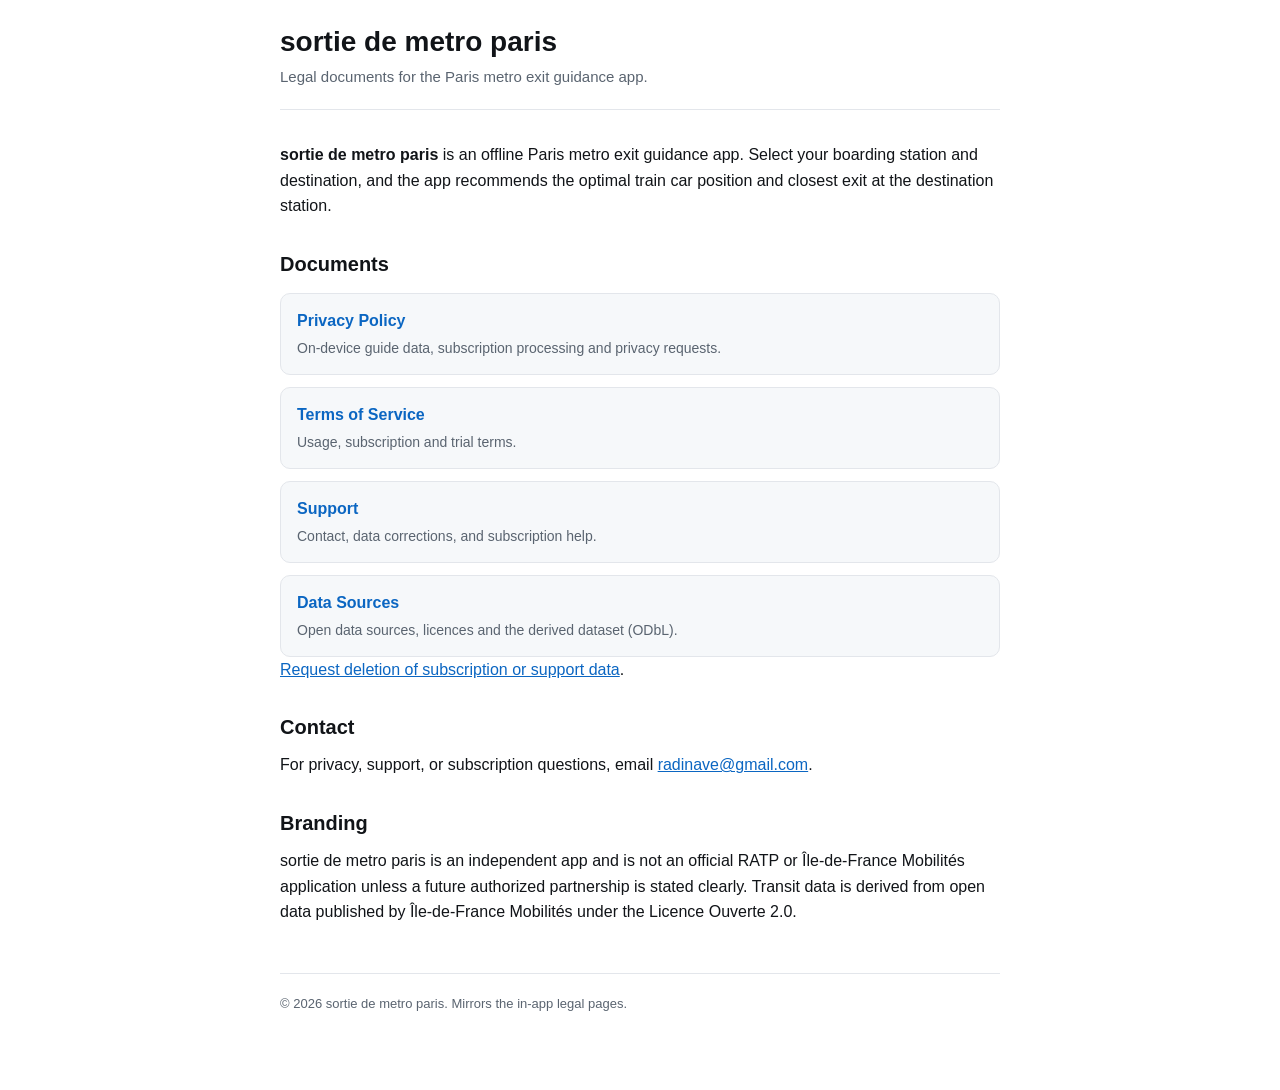
<file: index.html>
<!doctype html>
<html lang="en">
  <head>
    <meta charset="utf-8" />
    <meta name="viewport" content="width=device-width,initial-scale=1" />
    <title>sortie de metro paris — Legal</title>
    <link rel="stylesheet" href="style.css" />
  </head>
  <body>
    <main>
      <header>
        <h1>sortie de metro paris</h1>
        <p class="subtitle">Legal documents for the Paris metro exit guidance app.</p>
      </header>

      <p>
        <strong>sortie de metro paris</strong> is an offline Paris metro exit guidance app.
        Select your boarding station and destination, and the app recommends the optimal
        train car position and closest exit at the destination station.
      </p>

      <h2>Documents</h2>
      <ul class="nav">
        <li>
          <a href="privacy.html">Privacy Policy</a>
          <div class="desc">On-device guide data, subscription processing and privacy requests.</div>
        </li>
        <li>
          <a href="terms.html">Terms of Service</a>
          <div class="desc">Usage, subscription and trial terms.</div>
        </li>
        <li>
          <a href="support.html">Support</a>
          <div class="desc">Contact, data corrections, and subscription help.</div>
        </li>
        <li>
          <a href="data.html">Data Sources</a>
          <div class="desc">Open data sources, licences and the derived dataset (ODbL).</div>
        </li>
      </ul>

      <p><a href="delete-data.html">Request deletion of subscription or support data</a>.</p>

      <h2>Contact</h2>
      <p>For privacy, support, or subscription questions, email
        <a href="mailto:radinave@gmail.com">radinave@gmail.com</a>.
      </p>

      <h2>Branding</h2>
      <p>
        sortie de metro paris is an independent app and is not an official RATP or
        Île-de-France Mobilités application unless a future authorized partnership is
        stated clearly. Transit data is derived from open data published by
        Île-de-France Mobilités under the Licence Ouverte 2.0.
      </p>

      <footer>
        <p>&copy; 2026 sortie de metro paris. Mirrors the in-app legal pages.</p>
      </footer>
    </main>
  </body>
</html>
</file>
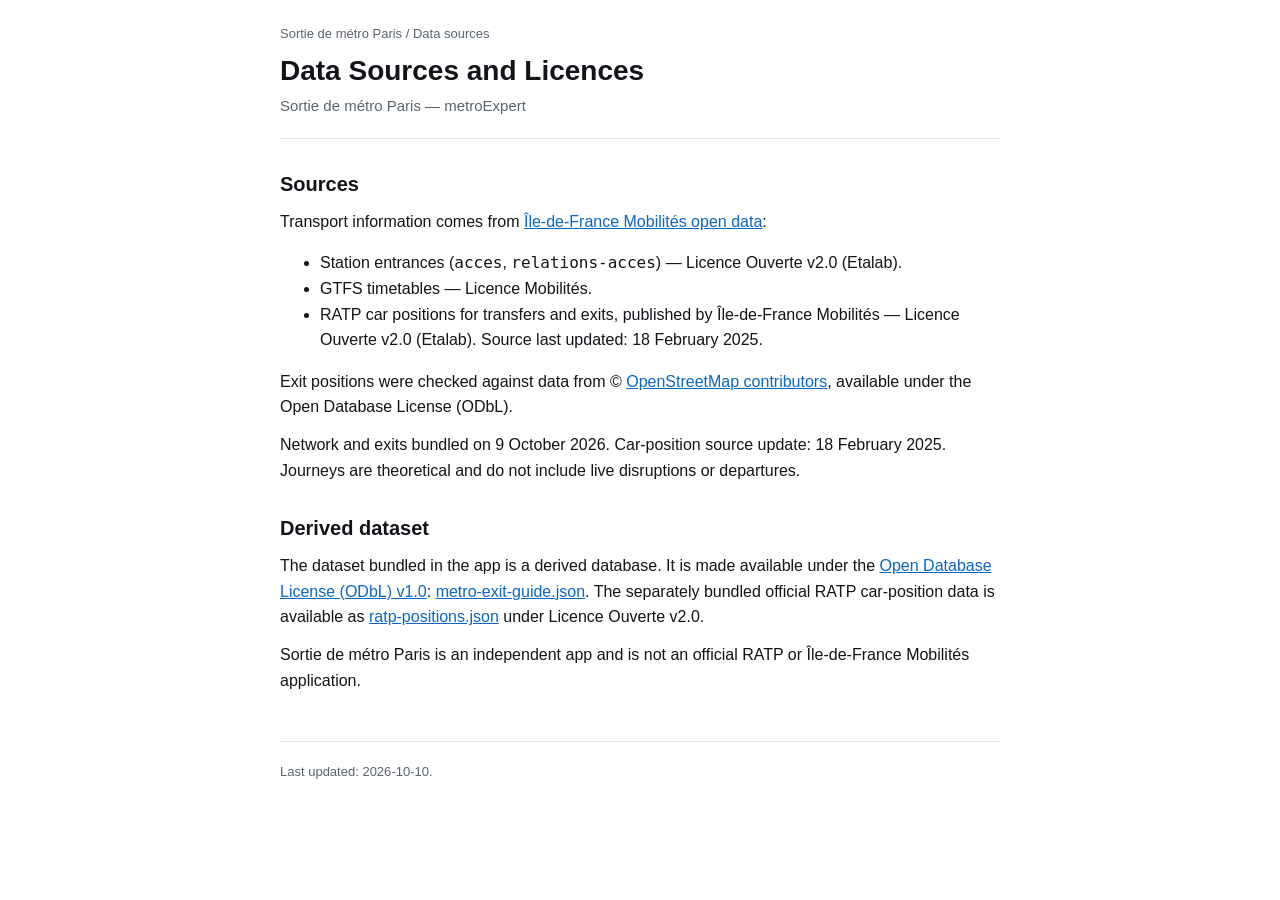
<file: data.html>
<!doctype html>
<html lang="en">
  <head>
    <meta charset="utf-8" />
    <meta name="viewport" content="width=device-width,initial-scale=1" />
    <title>Data Sources — Sortie de métro Paris</title>
    <link rel="stylesheet" href="style.css" />
  </head>
  <body>
    <main>
      <header>
        <div class="breadcrumb"><a href="index.html">Sortie de métro Paris</a> / Data sources</div>
        <h1>Data Sources and Licences</h1>
        <p class="subtitle">Sortie de métro Paris — metroExpert</p>
      </header>

      <h2>Sources</h2>
      <p>Transport information comes from <a href="https://data.iledefrance-mobilites.fr/">Île-de-France Mobilités open data</a>:</p>
      <ul>
        <li>Station entrances (<code>acces</code>, <code>relations-acces</code>) — Licence Ouverte v2.0 (Etalab).</li>
        <li>GTFS timetables — Licence Mobilités.</li>
        <li>RATP car positions for transfers and exits, published by Île-de-France Mobilités — Licence Ouverte v2.0 (Etalab). Source last updated: 18 February 2025.</li>
      </ul>
      <p>
        Exit positions were checked against data from © <a href="https://www.openstreetmap.org/copyright">OpenStreetMap contributors</a>,
        available under the Open Database License (ODbL).
      </p>
      <p>Network and exits bundled on 9 October 2026. Car-position source update: 18 February 2025. Journeys are theoretical and do not include live disruptions or departures.</p>

      <h2>Derived dataset</h2>
      <p>
        The dataset bundled in the app is a derived database. It is made available under the
        <a href="https://opendatacommons.org/licenses/odbl/1-0/">Open Database License (ODbL) v1.0</a>:
        <a href="data/metro-exit-guide.json">metro-exit-guide.json</a>. The separately bundled official RATP car-position data is available as <a href="data/ratp-positions.json">ratp-positions.json</a> under Licence Ouverte v2.0.
      </p>
      <p>
        Sortie de métro Paris is an independent app and is not an official RATP or Île-de-France Mobilités application.
      </p>

      <footer>
        <p>Last updated: 2026-10-10.</p>
      </footer>
    </main>
  </body>
</html>
</file>
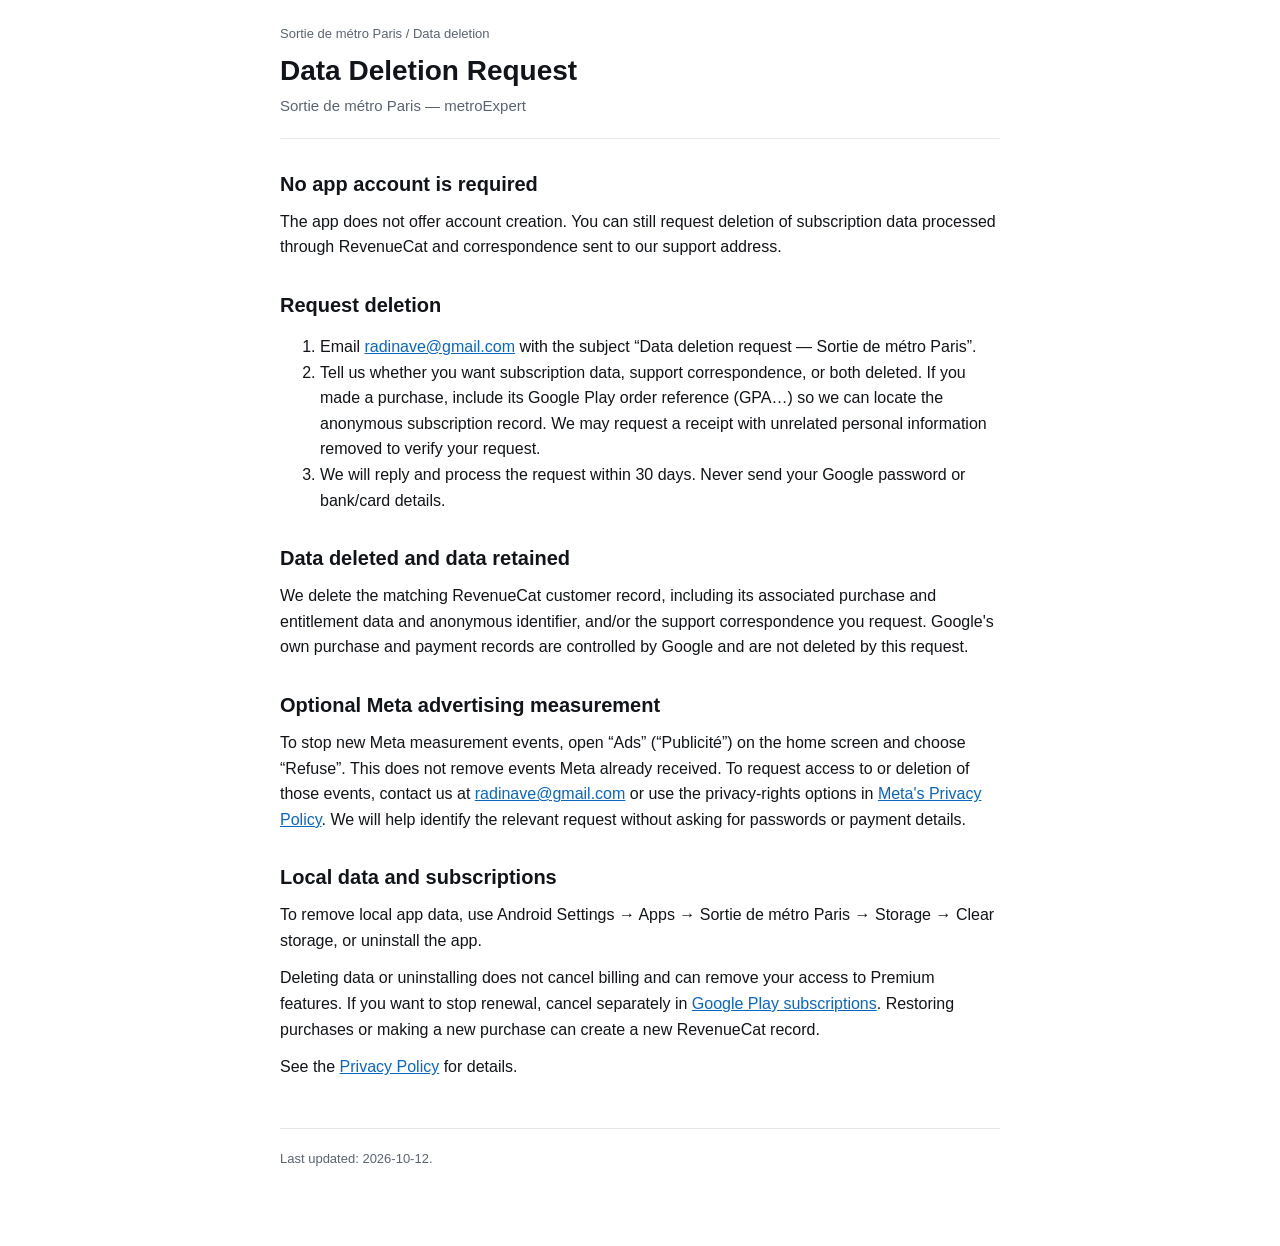
<file: delete-data.html>
<!doctype html>
<html lang="en">
  <head>
    <meta charset="utf-8" />
    <meta name="viewport" content="width=device-width,initial-scale=1" />
    <title>Data Deletion Request — Sortie de métro Paris</title>
    <link rel="stylesheet" href="style.css" />
  </head>
  <body>
    <main>
      <header>
        <div class="breadcrumb"><a href="index.html">Sortie de métro Paris</a> / Data deletion</div>
        <h1>Data Deletion Request</h1>
        <p class="subtitle">Sortie de métro Paris — metroExpert</p>
      </header>
      <h2>No app account is required</h2>
      <p>The app does not offer account creation. You can still request deletion of subscription data processed through RevenueCat and correspondence sent to our support address.</p>
      <h2>Request deletion</h2>
      <ol>
        <li>Email <a href="mailto:radinave@gmail.com?subject=Data%20deletion%20request">radinave@gmail.com</a> with the subject “Data deletion request — Sortie de métro Paris”.</li>
        <li>Tell us whether you want subscription data, support correspondence, or both deleted. If you made a purchase, include its Google Play order reference (GPA…) so we can locate the anonymous subscription record. We may request a receipt with unrelated personal information removed to verify your request.</li>
        <li>We will reply and process the request within 30 days. Never send your Google password or bank/card details.</li>
      </ol>
      <h2>Data deleted and data retained</h2>
      <p>We delete the matching RevenueCat customer record, including its associated purchase and entitlement data and anonymous identifier, and/or the support correspondence you request. Google's own purchase and payment records are controlled by Google and are not deleted by this request.</p>
      <h2>Optional Meta advertising measurement</h2>
      <p>To stop new Meta measurement events, open “Ads” (“Publicité”) on the home screen and choose “Refuse”. This does not remove events Meta already received. To request access to or deletion of those events, contact us at <a href="mailto:radinave@gmail.com">radinave@gmail.com</a> or use the privacy-rights options in <a href="https://www.facebook.com/privacy/policy/">Meta's Privacy Policy</a>. We will help identify the relevant request without asking for passwords or payment details.</p>
      <h2>Local data and subscriptions</h2>
      <p>To remove local app data, use Android Settings → Apps → Sortie de métro Paris → Storage → Clear storage, or uninstall the app.</p>
      <p>Deleting data or uninstalling does not cancel billing and can remove your access to Premium features. If you want to stop renewal, cancel separately in <a href="https://play.google.com/store/account/subscriptions">Google Play subscriptions</a>. Restoring purchases or making a new purchase can create a new RevenueCat record.</p>
      <p>See the <a href="privacy.html">Privacy Policy</a> for details.</p>
      <footer><p>Last updated: 2026-10-12.</p></footer>
    </main>
  </body>
</html>
</file>
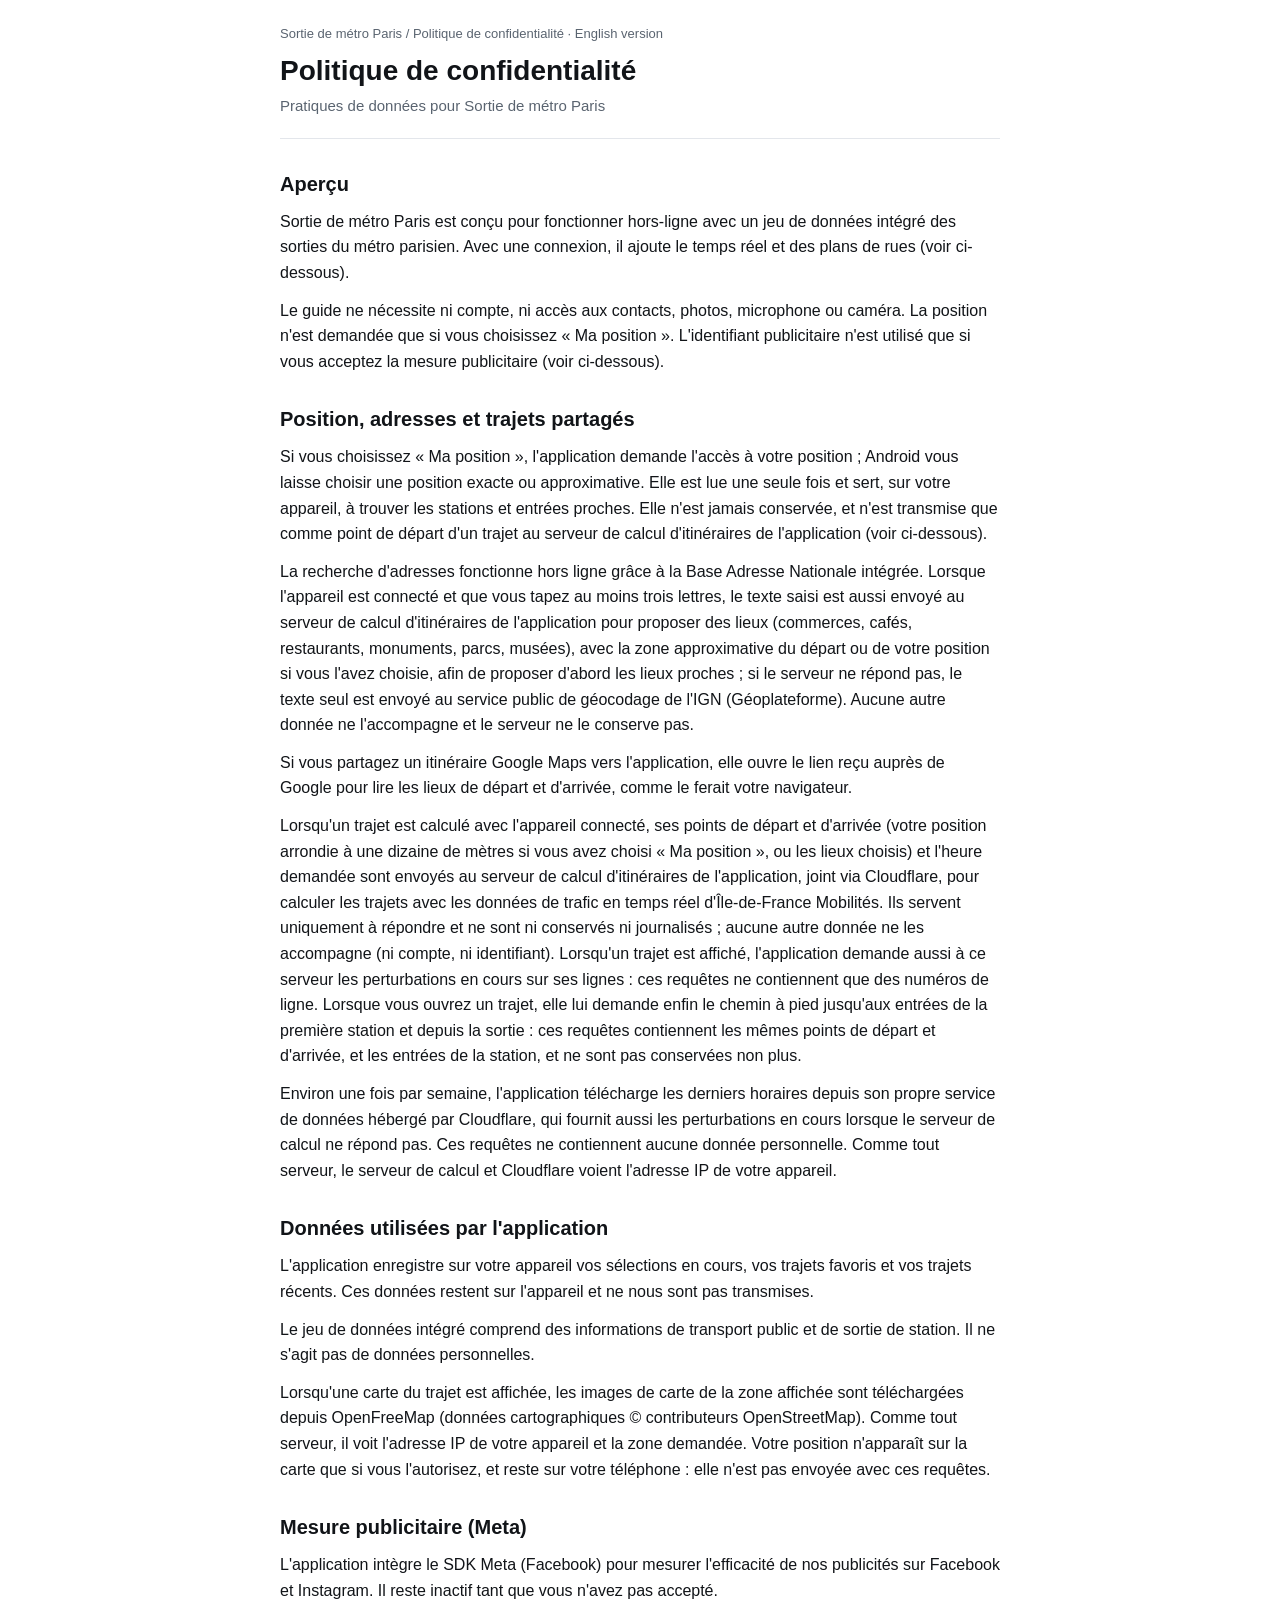
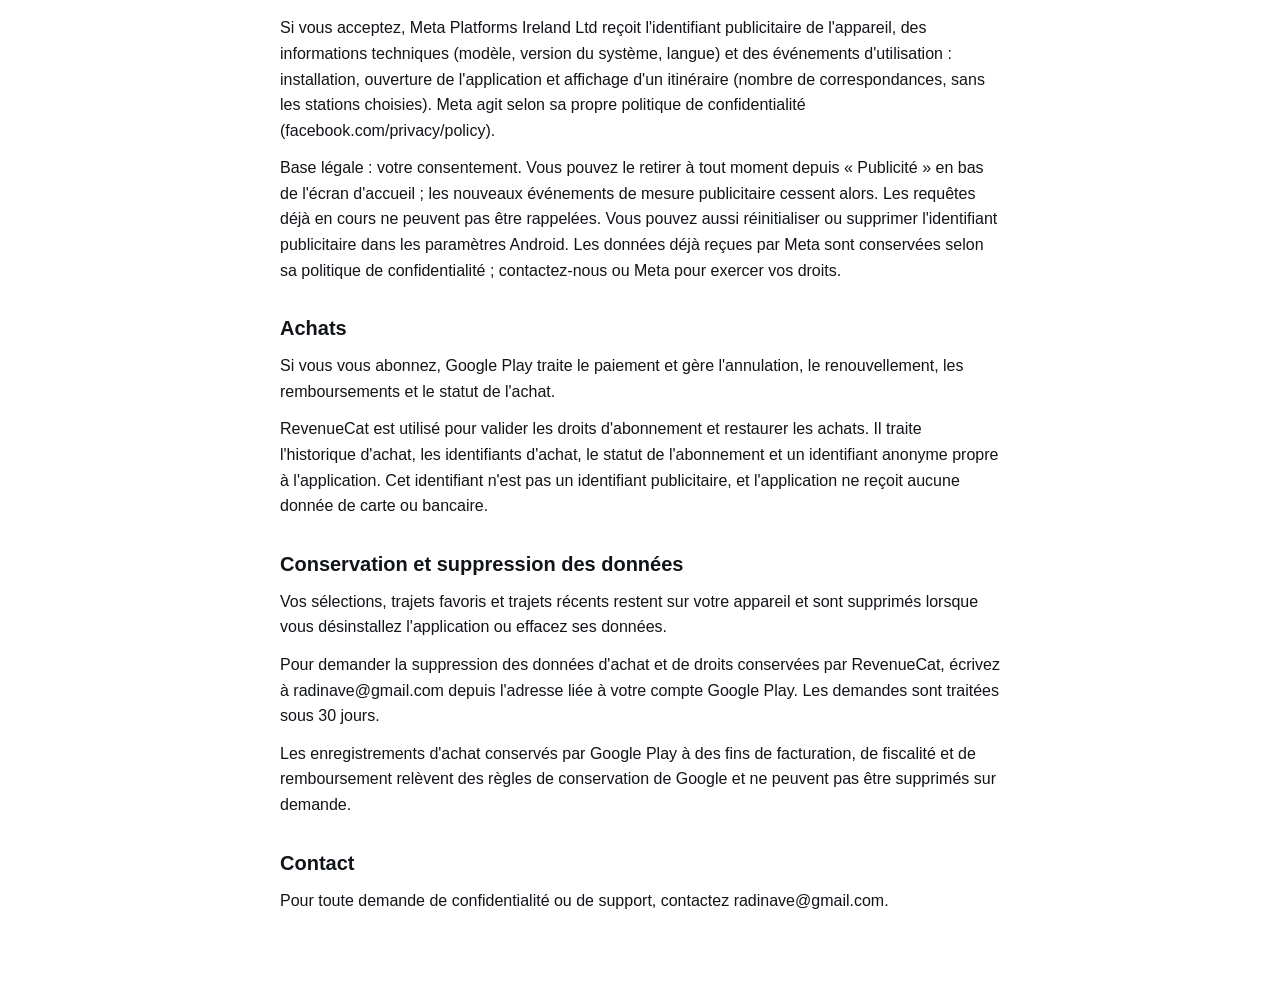
<file: privacy-fr.html>
<!doctype html>
<html lang="fr">
  <head>
    <meta charset="utf-8" />
    <meta name="viewport" content="width=device-width,initial-scale=1" />
    <title>Politique de confidentialité — Sortie de métro Paris</title>
    <link rel="stylesheet" href="style.css" />
  </head>
  <body>
    <main>
      <header>
        <div class="breadcrumb"><a href="index.html">Sortie de métro Paris</a> / Politique de confidentialité · <a href="privacy.html">English version</a></div>
        <h1>Politique de confidentialité</h1>
        <p class="subtitle">Pratiques de données pour Sortie de métro Paris</p>
      </header>

      <h2>Aperçu</h2>
      <p>Sortie de métro Paris est conçu pour fonctionner hors-ligne avec un jeu de données intégré des sorties du métro parisien. Avec une connexion, il ajoute le temps réel et des plans de rues (voir ci-dessous).</p>
      <p>Le guide ne nécessite ni compte, ni accès aux contacts, photos, microphone ou caméra. La position n'est demandée que si vous choisissez « Ma position ». L'identifiant publicitaire n'est utilisé que si vous acceptez la mesure publicitaire (voir ci-dessous).</p>

      <h2>Position, adresses et trajets partagés</h2>
      <p>Si vous choisissez « Ma position », l'application demande l'accès à votre position ; Android vous laisse choisir une position exacte ou approximative. Elle est lue une seule fois et sert, sur votre appareil, à trouver les stations et entrées proches. Elle n'est jamais conservée, et n'est transmise que comme point de départ d'un trajet au serveur de calcul d'itinéraires de l'application (voir ci-dessous).</p>
      <p>La recherche d'adresses fonctionne hors ligne grâce à la Base Adresse Nationale intégrée. Lorsque l'appareil est connecté et que vous tapez au moins trois lettres, le texte saisi est aussi envoyé au serveur de calcul d'itinéraires de l'application pour proposer des lieux (commerces, cafés, restaurants, monuments, parcs, musées), avec la zone approximative du départ ou de votre position si vous l'avez choisie, afin de proposer d'abord les lieux proches ; si le serveur ne répond pas, le texte seul est envoyé au service public de géocodage de l'IGN (Géoplateforme). Aucune autre donnée ne l'accompagne et le serveur ne le conserve pas.</p>
      <p>Si vous partagez un itinéraire Google Maps vers l'application, elle ouvre le lien reçu auprès de Google pour lire les lieux de départ et d'arrivée, comme le ferait votre navigateur.</p>
      <p>Lorsqu'un trajet est calculé avec l'appareil connecté, ses points de départ et d'arrivée (votre position arrondie à une dizaine de mètres si vous avez choisi « Ma position », ou les lieux choisis) et l'heure demandée sont envoyés au serveur de calcul d'itinéraires de l'application, joint via Cloudflare, pour calculer les trajets avec les données de trafic en temps réel d'Île-de-France Mobilités. Ils servent uniquement à répondre et ne sont ni conservés ni journalisés ; aucune autre donnée ne les accompagne (ni compte, ni identifiant). Lorsqu'un trajet est affiché, l'application demande aussi à ce serveur les perturbations en cours sur ses lignes : ces requêtes ne contiennent que des numéros de ligne. Lorsque vous ouvrez un trajet, elle lui demande enfin le chemin à pied jusqu'aux entrées de la première station et depuis la sortie : ces requêtes contiennent les mêmes points de départ et d'arrivée, et les entrées de la station, et ne sont pas conservées non plus.</p>
      <p>Environ une fois par semaine, l'application télécharge les derniers horaires depuis son propre service de données hébergé par Cloudflare, qui fournit aussi les perturbations en cours lorsque le serveur de calcul ne répond pas. Ces requêtes ne contiennent aucune donnée personnelle. Comme tout serveur, le serveur de calcul et Cloudflare voient l'adresse IP de votre appareil.</p>

      <h2>Données utilisées par l'application</h2>
      <p>L'application enregistre sur votre appareil vos sélections en cours, vos trajets favoris et vos trajets récents. Ces données restent sur l'appareil et ne nous sont pas transmises.</p>
      <p>Le jeu de données intégré comprend des informations de transport public et de sortie de station. Il ne s'agit pas de données personnelles.</p>
      <p>Lorsqu'une carte du trajet est affichée, les images de carte de la zone affichée sont téléchargées depuis OpenFreeMap (données cartographiques © contributeurs OpenStreetMap). Comme tout serveur, il voit l'adresse IP de votre appareil et la zone demandée. Votre position n'apparaît sur la carte que si vous l'autorisez, et reste sur votre téléphone : elle n'est pas envoyée avec ces requêtes.</p>

      <h2>Mesure publicitaire (Meta)</h2>
      <p>L'application intègre le SDK Meta (Facebook) pour mesurer l'efficacité de nos publicités sur Facebook et Instagram. Il reste inactif tant que vous n'avez pas accepté.</p>
      <p>Si vous acceptez, Meta Platforms Ireland Ltd reçoit l'identifiant publicitaire de l'appareil, des informations techniques (modèle, version du système, langue) et des événements d'utilisation : installation, ouverture de l'application et affichage d'un itinéraire (nombre de correspondances, sans les stations choisies). Meta agit selon sa propre politique de confidentialité (facebook.com/privacy/policy).</p>
      <p>Base légale : votre consentement. Vous pouvez le retirer à tout moment depuis « Publicité » en bas de l'écran d'accueil ; les nouveaux événements de mesure publicitaire cessent alors. Les requêtes déjà en cours ne peuvent pas être rappelées. Vous pouvez aussi réinitialiser ou supprimer l'identifiant publicitaire dans les paramètres Android. Les données déjà reçues par Meta sont conservées selon sa politique de confidentialité ; contactez-nous ou Meta pour exercer vos droits.</p>

      <h2>Achats</h2>
      <p>Si vous vous abonnez, Google Play traite le paiement et gère l'annulation, le renouvellement, les remboursements et le statut de l'achat.</p>
      <p>RevenueCat est utilisé pour valider les droits d'abonnement et restaurer les achats. Il traite l'historique d'achat, les identifiants d'achat, le statut de l'abonnement et un identifiant anonyme propre à l'application. Cet identifiant n'est pas un identifiant publicitaire, et l'application ne reçoit aucune donnée de carte ou bancaire.</p>

      <h2>Conservation et suppression des données</h2>
      <p>Vos sélections, trajets favoris et trajets récents restent sur votre appareil et sont supprimés lorsque vous désinstallez l'application ou effacez ses données.</p>
      <p>Pour demander la suppression des données d'achat et de droits conservées par RevenueCat, écrivez à radinave@gmail.com depuis l'adresse liée à votre compte Google Play. Les demandes sont traitées sous 30 jours.</p>
      <p>Les enregistrements d'achat conservés par Google Play à des fins de facturation, de fiscalité et de remboursement relèvent des règles de conservation de Google et ne peuvent pas être supprimés sur demande.</p>

      <h2>Contact</h2>
      <p>Pour toute demande de confidentialité ou de support, contactez radinave@gmail.com.</p>
    </main>
  </body>
</html>
</file>
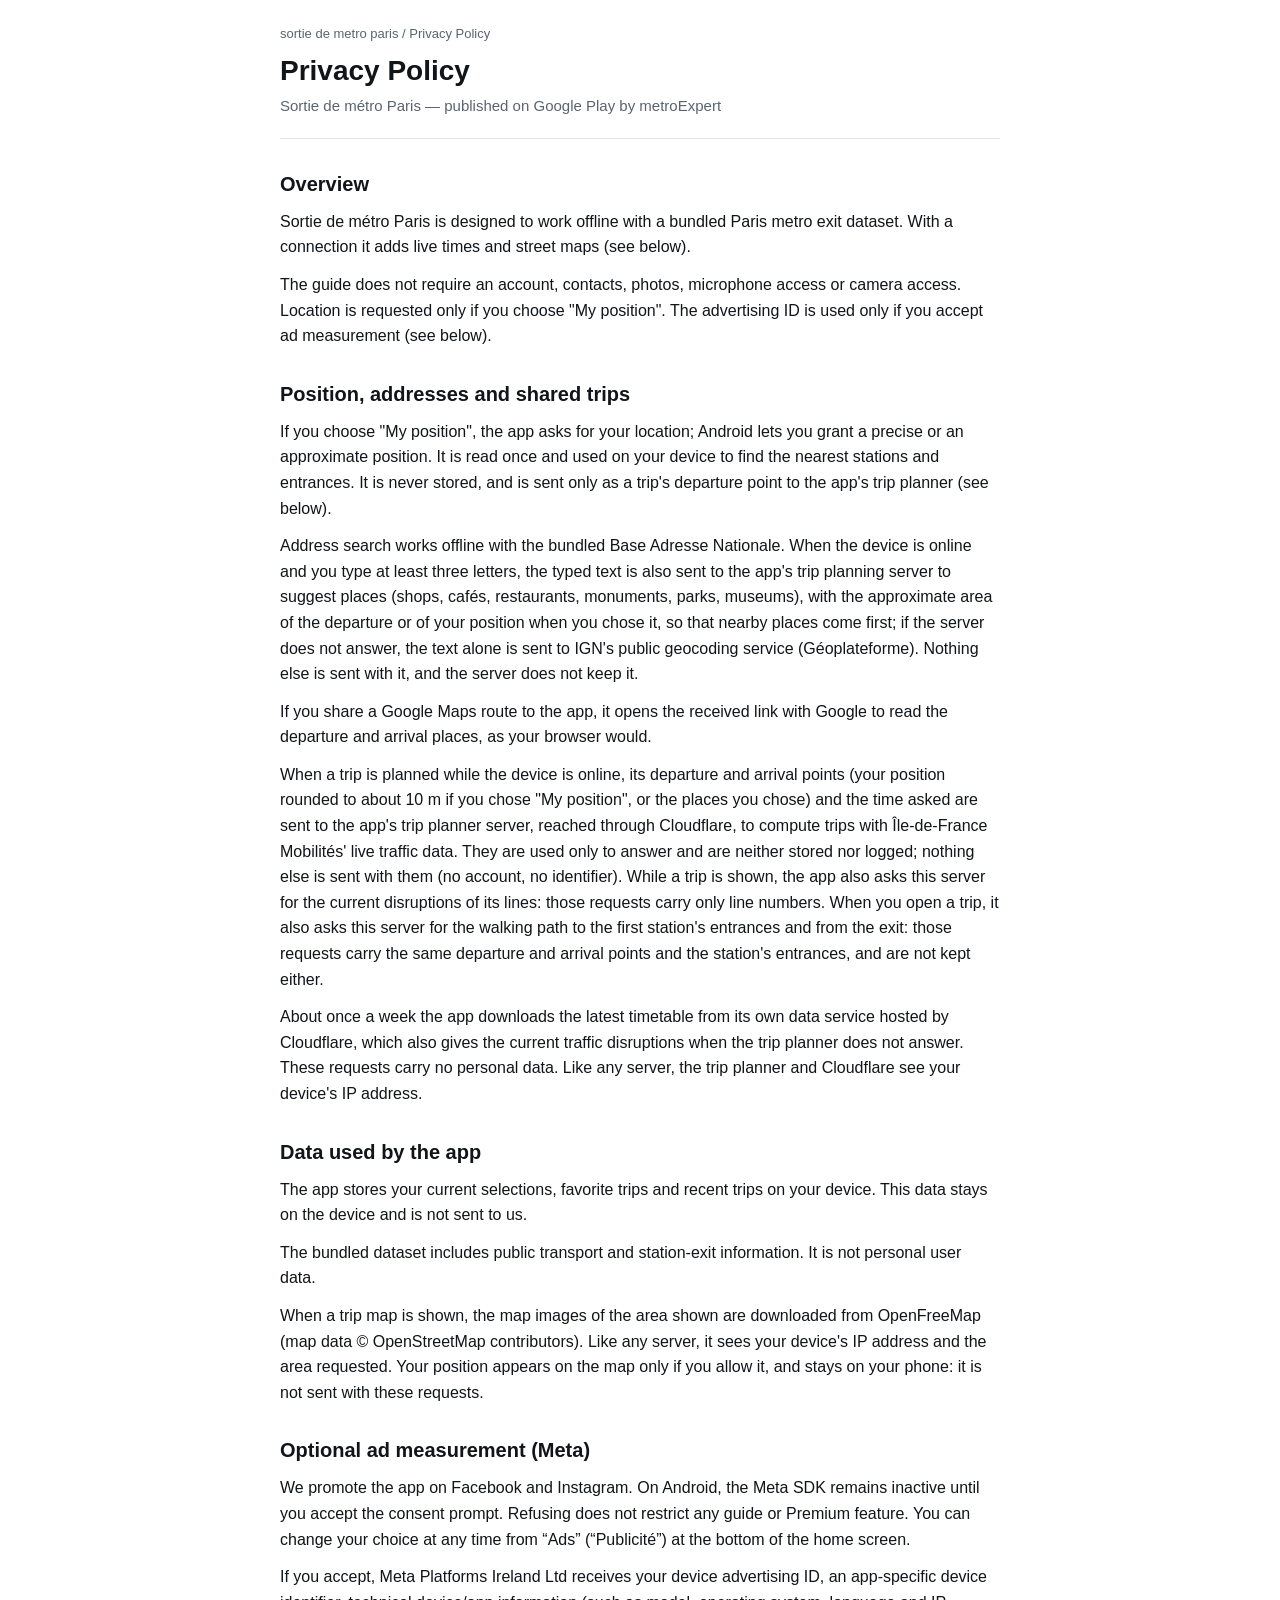
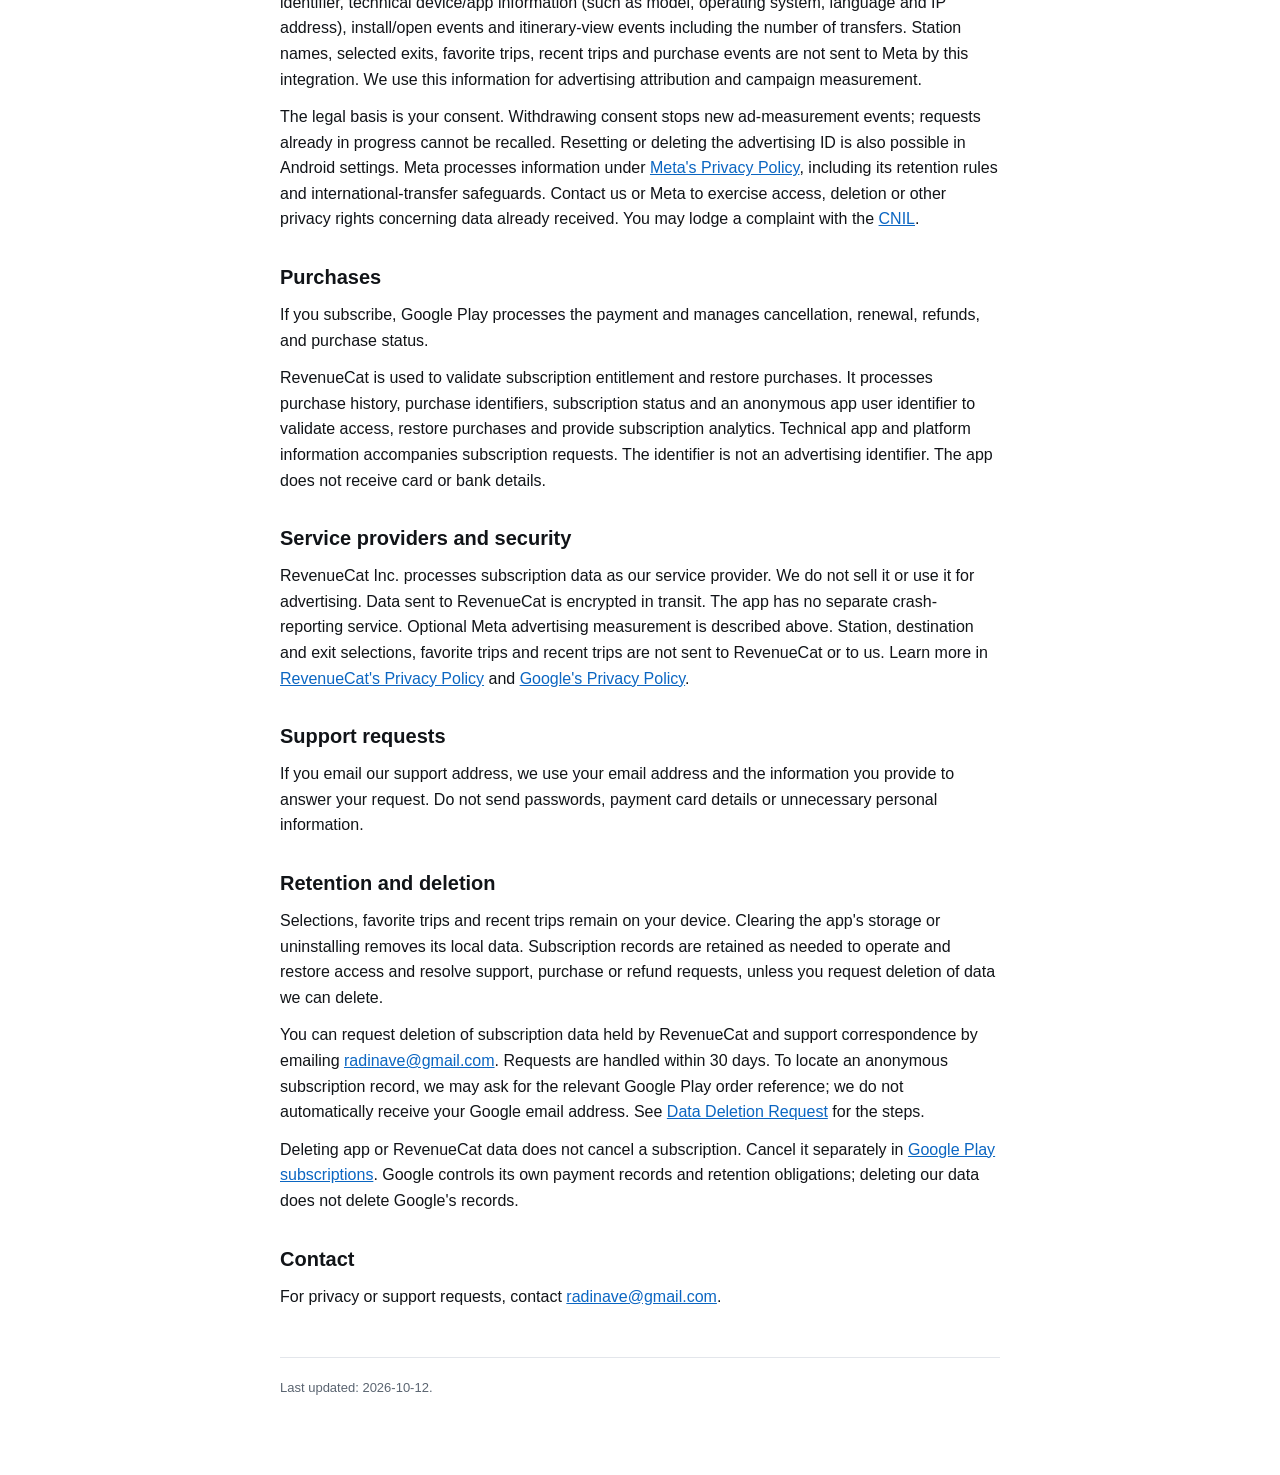
<file: privacy.html>
<!doctype html>
<html lang="en">
  <head>
    <meta charset="utf-8" />
    <meta name="viewport" content="width=device-width,initial-scale=1" />
    <title>Privacy Policy — Sortie de métro Paris</title>
    <link rel="stylesheet" href="style.css" />
  </head>
  <body>
    <main>
      <header>
        <div class="breadcrumb"><a href="index.html">sortie de metro paris</a> / Privacy Policy</div>
        <h1>Privacy Policy</h1>
        <p class="subtitle">Sortie de métro Paris — published on Google Play by metroExpert</p>
      </header>

      <h2>Overview</h2>
      <p>Sortie de métro Paris is designed to work offline with a bundled Paris metro exit dataset. With a connection it adds live times and street maps (see below).</p>
      <p>The guide does not require an account, contacts, photos, microphone access or camera access. Location is requested only if you choose &quot;My position&quot;. The advertising ID is used only if you accept ad measurement (see below).</p>

      <h2>Position, addresses and shared trips</h2>
      <p>If you choose &quot;My position&quot;, the app asks for your location; Android lets you grant a precise or an approximate position. It is read once and used on your device to find the nearest stations and entrances. It is never stored, and is sent only as a trip's departure point to the app's trip planner (see below).</p>
      <p>Address search works offline with the bundled Base Adresse Nationale. When the device is online and you type at least three letters, the typed text is also sent to the app's trip planning server to suggest places (shops, cafés, restaurants, monuments, parks, museums), with the approximate area of the departure or of your position when you chose it, so that nearby places come first; if the server does not answer, the text alone is sent to IGN's public geocoding service (Géoplateforme). Nothing else is sent with it, and the server does not keep it.</p>
      <p>If you share a Google Maps route to the app, it opens the received link with Google to read the departure and arrival places, as your browser would.</p>
      <p>When a trip is planned while the device is online, its departure and arrival points (your position rounded to about 10 m if you chose &quot;My position&quot;, or the places you chose) and the time asked are sent to the app's trip planner server, reached through Cloudflare, to compute trips with Île-de-France Mobilités' live traffic data. They are used only to answer and are neither stored nor logged; nothing else is sent with them (no account, no identifier). While a trip is shown, the app also asks this server for the current disruptions of its lines: those requests carry only line numbers. When you open a trip, it also asks this server for the walking path to the first station's entrances and from the exit: those requests carry the same departure and arrival points and the station's entrances, and are not kept either.</p>
      <p>About once a week the app downloads the latest timetable from its own data service hosted by Cloudflare, which also gives the current traffic disruptions when the trip planner does not answer. These requests carry no personal data. Like any server, the trip planner and Cloudflare see your device's IP address.</p>

      <h2>Data used by the app</h2>
      <p>The app stores your current selections, favorite trips and recent trips on your device. This data stays on the device and is not sent to us.</p>
      <p>The bundled dataset includes public transport and station-exit information. It is not personal user data.</p>
      <p>When a trip map is shown, the map images of the area shown are downloaded from OpenFreeMap (map data © OpenStreetMap contributors). Like any server, it sees your device&#39;s IP address and the area requested. Your position appears on the map only if you allow it, and stays on your phone: it is not sent with these requests.</p>

      <h2>Optional ad measurement (Meta)</h2>
      <p>We promote the app on Facebook and Instagram. On Android, the Meta SDK remains inactive until you accept the consent prompt. Refusing does not restrict any guide or Premium feature. You can change your choice at any time from “Ads” (“Publicité”) at the bottom of the home screen.</p>
      <p>If you accept, Meta Platforms Ireland Ltd receives your device advertising ID, an app-specific device identifier, technical device/app information (such as model, operating system, language and IP address), install/open events and itinerary-view events including the number of transfers. Station names, selected exits, favorite trips, recent trips and purchase events are not sent to Meta by this integration. We use this information for advertising attribution and campaign measurement.</p>
      <p>The legal basis is your consent. Withdrawing consent stops new ad-measurement events; requests already in progress cannot be recalled. Resetting or deleting the advertising ID is also possible in Android settings. Meta processes information under <a href="https://www.facebook.com/privacy/policy/">Meta's Privacy Policy</a>, including its retention rules and international-transfer safeguards. Contact us or Meta to exercise access, deletion or other privacy rights concerning data already received. You may lodge a complaint with the <a href="https://www.cnil.fr/">CNIL</a>.</p>

      <h2>Purchases</h2>
      <p>If you subscribe, Google Play processes the payment and manages cancellation, renewal, refunds, and purchase status.</p>
      <p>
        RevenueCat is used to validate subscription entitlement and restore purchases.
        It processes purchase history, purchase identifiers, subscription status and an anonymous
        app user identifier to validate access, restore purchases and provide subscription analytics.
        Technical app and platform information accompanies subscription requests.
        The identifier is not an advertising identifier. The app does not receive card or bank details.
      </p>

      <h2>Service providers and security</h2>
      <p>
        RevenueCat Inc. processes subscription data as our service provider. We do not sell it or use
        it for advertising. Data sent to RevenueCat is encrypted in transit. The app has no separate
        crash-reporting service. Optional Meta advertising measurement is described above. Station, destination and exit selections, favorite trips and recent
        trips are not sent to RevenueCat or to us. Learn more in
        <a href="https://www.revenuecat.com/privacy/">RevenueCat's Privacy Policy</a> and
        <a href="https://policies.google.com/privacy">Google's Privacy Policy</a>.
      </p>

      <h2>Support requests</h2>
      <p>If you email our support address, we use your email address and the information you provide to answer your request. Do not send passwords, payment card details or unnecessary personal information.</p>

      <h2>Retention and deletion</h2>
      <p>Selections, favorite trips and recent trips remain on your device. Clearing the app's storage or uninstalling removes its local data. Subscription records are retained as needed to operate and restore access and resolve support, purchase or refund requests, unless you request deletion of data we can delete.</p>
      <p>You can request deletion of subscription data held by RevenueCat and support correspondence by emailing <a href="mailto:radinave@gmail.com">radinave@gmail.com</a>. Requests are handled within 30 days. To locate an anonymous subscription record, we may ask for the relevant Google Play order reference; we do not automatically receive your Google email address. See <a href="delete-data.html">Data Deletion Request</a> for the steps.</p>
      <p>Deleting app or RevenueCat data does not cancel a subscription. Cancel it separately in <a href="https://play.google.com/store/account/subscriptions">Google Play subscriptions</a>. Google controls its own payment records and retention obligations; deleting our data does not delete Google's records.</p>

      <h2>Contact</h2>
      <p>For privacy or support requests, contact <a href="mailto:radinave@gmail.com">radinave@gmail.com</a>.</p>

      <footer>
        <p>Last updated: 2026-10-12.</p>
      </footer>
    </main>
  </body>
</html>
</file>
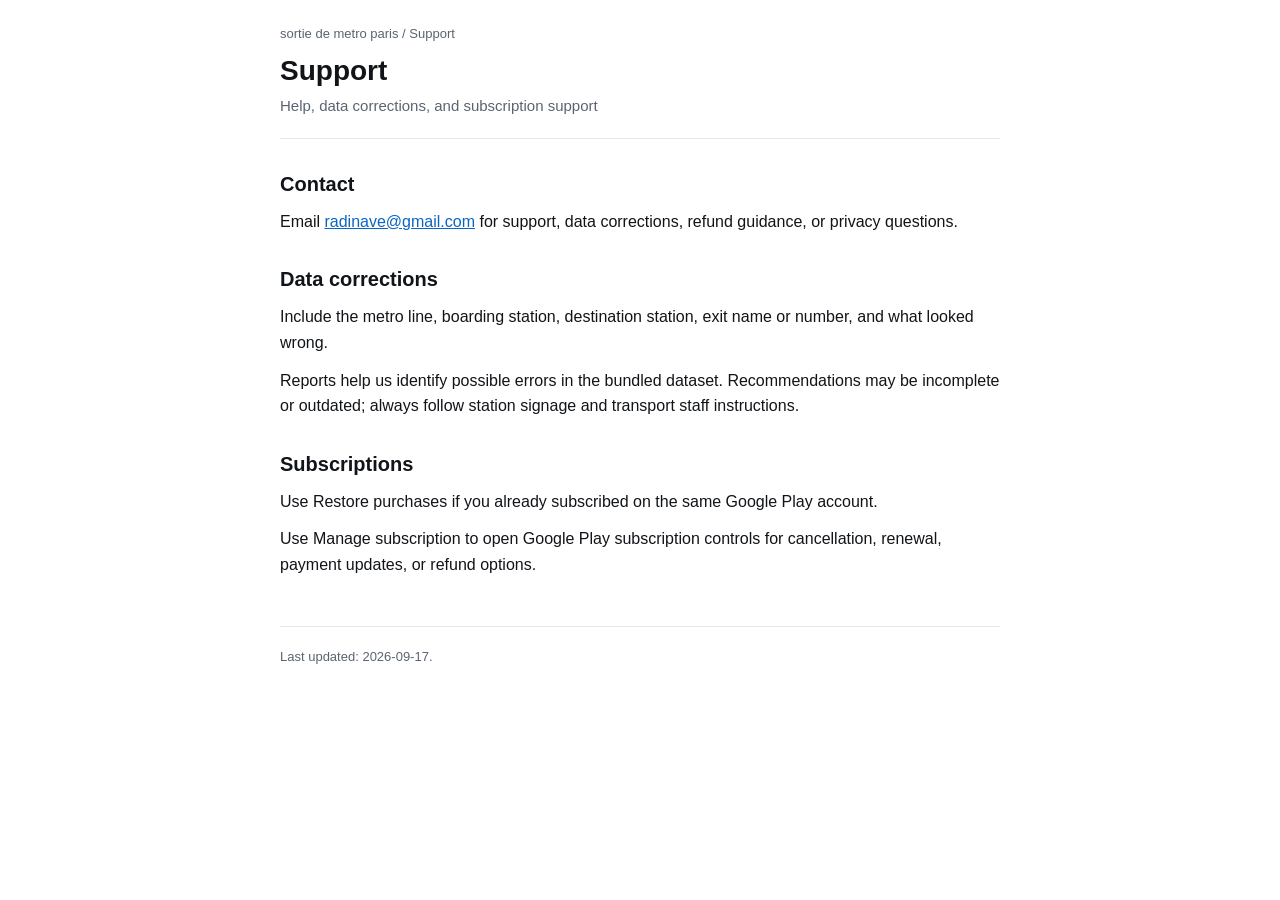
<file: support.html>
<!doctype html>
<html lang="en">
  <head>
    <meta charset="utf-8" />
    <meta name="viewport" content="width=device-width,initial-scale=1" />
    <title>Support — sortie de metro paris</title>
    <link rel="stylesheet" href="style.css" />
  </head>
  <body>
    <main>
      <header>
        <div class="breadcrumb"><a href="index.html">sortie de metro paris</a> / Support</div>
        <h1>Support</h1>
        <p class="subtitle">Help, data corrections, and subscription support</p>
      </header>

      <h2>Contact</h2>
      <p>Email <a href="mailto:radinave@gmail.com">radinave@gmail.com</a> for support, data corrections, refund guidance, or privacy questions.</p>

      <h2>Data corrections</h2>
      <p>Include the metro line, boarding station, destination station, exit name or number, and what looked wrong.</p>
      <p>Reports help us identify possible errors in the bundled dataset. Recommendations may be incomplete or outdated; always follow station signage and transport staff instructions.</p>

      <h2>Subscriptions</h2>
      <p>Use Restore purchases if you already subscribed on the same Google Play account.</p>
      <p>Use Manage subscription to open Google Play subscription controls for cancellation, renewal, payment updates, or refund options.</p>

      <footer>
        <p>Last updated: 2026-09-17.</p>
      </footer>
    </main>
  </body>
</html>
</file>
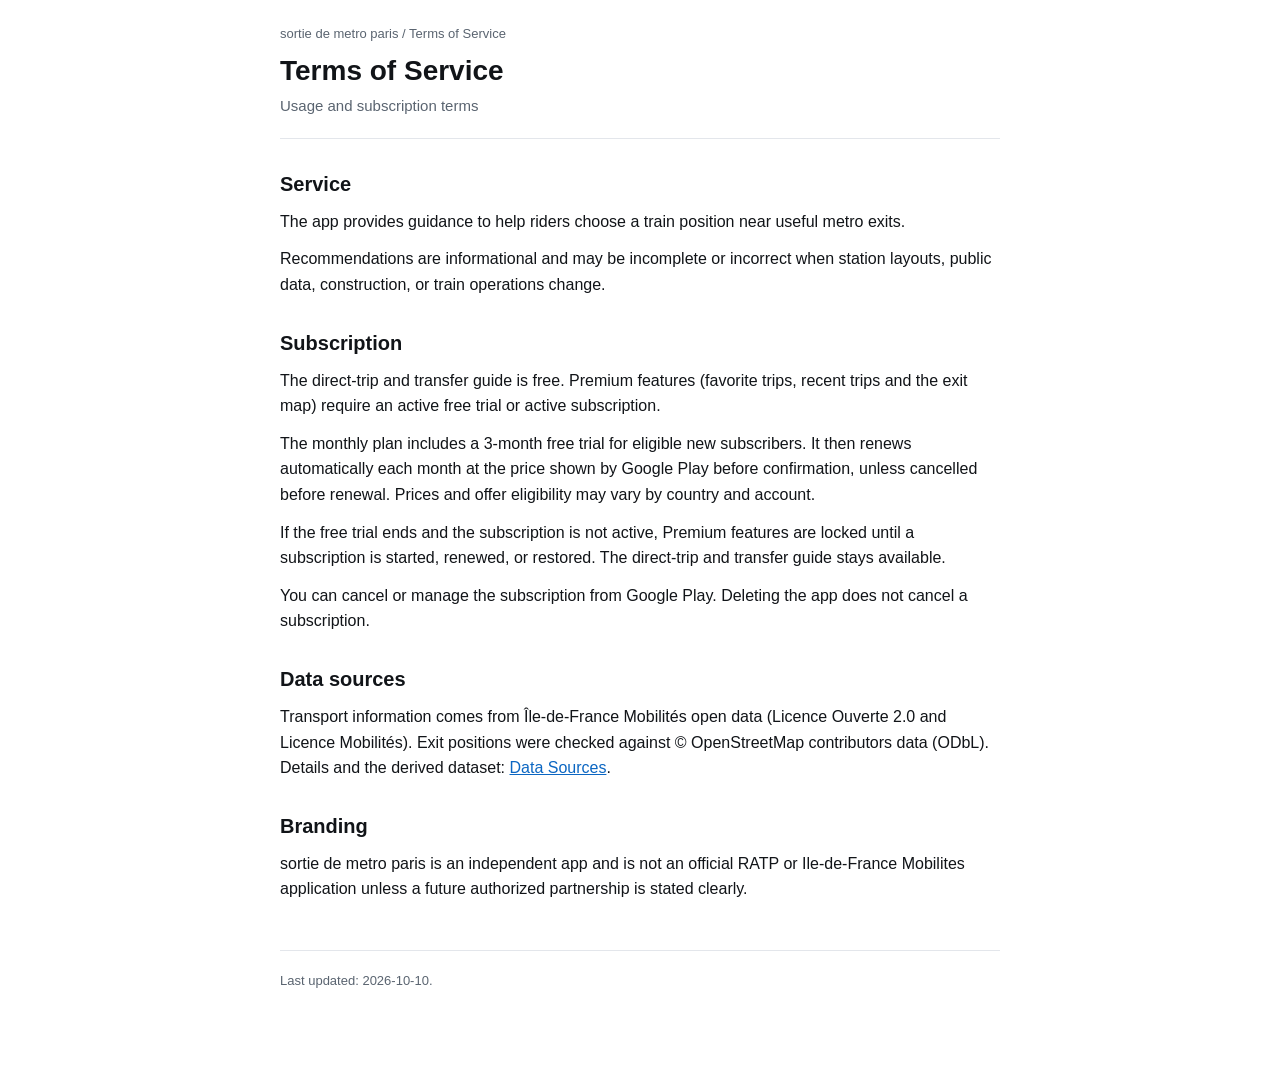
<file: terms.html>
<!doctype html>
<html lang="en">
  <head>
    <meta charset="utf-8" />
    <meta name="viewport" content="width=device-width,initial-scale=1" />
    <title>Terms of Service — sortie de metro paris</title>
    <link rel="stylesheet" href="style.css" />
  </head>
  <body>
    <main>
      <header>
        <div class="breadcrumb"><a href="index.html">sortie de metro paris</a> / Terms of Service</div>
        <h1>Terms of Service</h1>
        <p class="subtitle">Usage and subscription terms</p>
      </header>

      <h2>Service</h2>
      <p>The app provides guidance to help riders choose a train position near useful metro exits.</p>
      <p>Recommendations are informational and may be incomplete or incorrect when station layouts, public data, construction, or train operations change.</p>

      <h2>Subscription</h2>
      <p>The direct-trip and transfer guide is free. Premium features (favorite trips, recent trips and the exit map) require an active free trial or active subscription.</p>
      <p>The monthly plan includes a 3-month free trial for eligible new subscribers. It then renews automatically each month at the price shown by Google Play before confirmation, unless cancelled before renewal. Prices and offer eligibility may vary by country and account.</p>
      <p>If the free trial ends and the subscription is not active, Premium features are locked until a subscription is started, renewed, or restored. The direct-trip and transfer guide stays available.</p>
      <p>You can cancel or manage the subscription from Google Play. Deleting the app does not cancel a subscription.</p>

      <h2>Data sources</h2>
      <p>Transport information comes from Île-de-France Mobilités open data (Licence Ouverte 2.0 and Licence Mobilités). Exit positions were checked against © OpenStreetMap contributors data (ODbL). Details and the derived dataset: <a href="data.html">Data Sources</a>.</p>

      <h2>Branding</h2>
      <p>sortie de metro paris is an independent app and is not an official RATP or Ile-de-France Mobilites application unless a future authorized partnership is stated clearly.</p>

      <footer>
        <p>Last updated: 2026-10-10.</p>
      </footer>
    </main>
  </body>
</html>
</file>
<file: style.css>
:root {
  color-scheme: light dark;
  --bg: #ffffff;
  --fg: #111418;
  --muted: #5a6470;
  --accent: #0b66c2;
  --border: #e3e6eb;
  --card: #f6f8fa;
}
@media (prefers-color-scheme: dark) {
  :root {
    --bg: #0e1116;
    --fg: #e6e8eb;
    --muted: #9aa3ad;
    --accent: #6ab0ff;
    --border: #20262e;
    --card: #161a20;
  }
}
* { box-sizing: border-box; }
html, body { margin: 0; padding: 0; }
body {
  background: var(--bg);
  color: var(--fg);
  font: 16px/1.6 -apple-system, BlinkMacSystemFont, "Segoe UI", Roboto, "Helvetica Neue", Arial, sans-serif;
  padding: 24px 16px 64px;
}
main {
  max-width: 720px;
  margin: 0 auto;
}
header {
  border-bottom: 1px solid var(--border);
  margin-bottom: 32px;
  padding-bottom: 20px;
}
header .breadcrumb {
  font-size: 13px;
  color: var(--muted);
  margin-bottom: 8px;
}
header .breadcrumb a { color: var(--muted); text-decoration: none; }
header .breadcrumb a:hover { color: var(--accent); text-decoration: underline; }
h1 { font-size: 28px; line-height: 1.25; margin: 0 0 6px; font-weight: 700; }
.subtitle { color: var(--muted); font-size: 15px; margin: 0; }
h2 { font-size: 20px; line-height: 1.3; margin: 32px 0 12px; font-weight: 600; }
p { margin: 0 0 12px; }
a { color: var(--accent); }
ul.nav {
  list-style: none;
  padding: 0;
  margin: 16px 0 0;
  display: grid;
  gap: 12px;
}
ul.nav li {
  background: var(--card);
  border: 1px solid var(--border);
  border-radius: 10px;
  padding: 14px 16px;
}
ul.nav li a {
  text-decoration: none;
  font-weight: 600;
  font-size: 16px;
}
ul.nav li .desc {
  color: var(--muted);
  font-size: 14px;
  margin-top: 4px;
}
footer {
  margin-top: 48px;
  padding-top: 20px;
  border-top: 1px solid var(--border);
  color: var(--muted);
  font-size: 13px;
}
</file>
